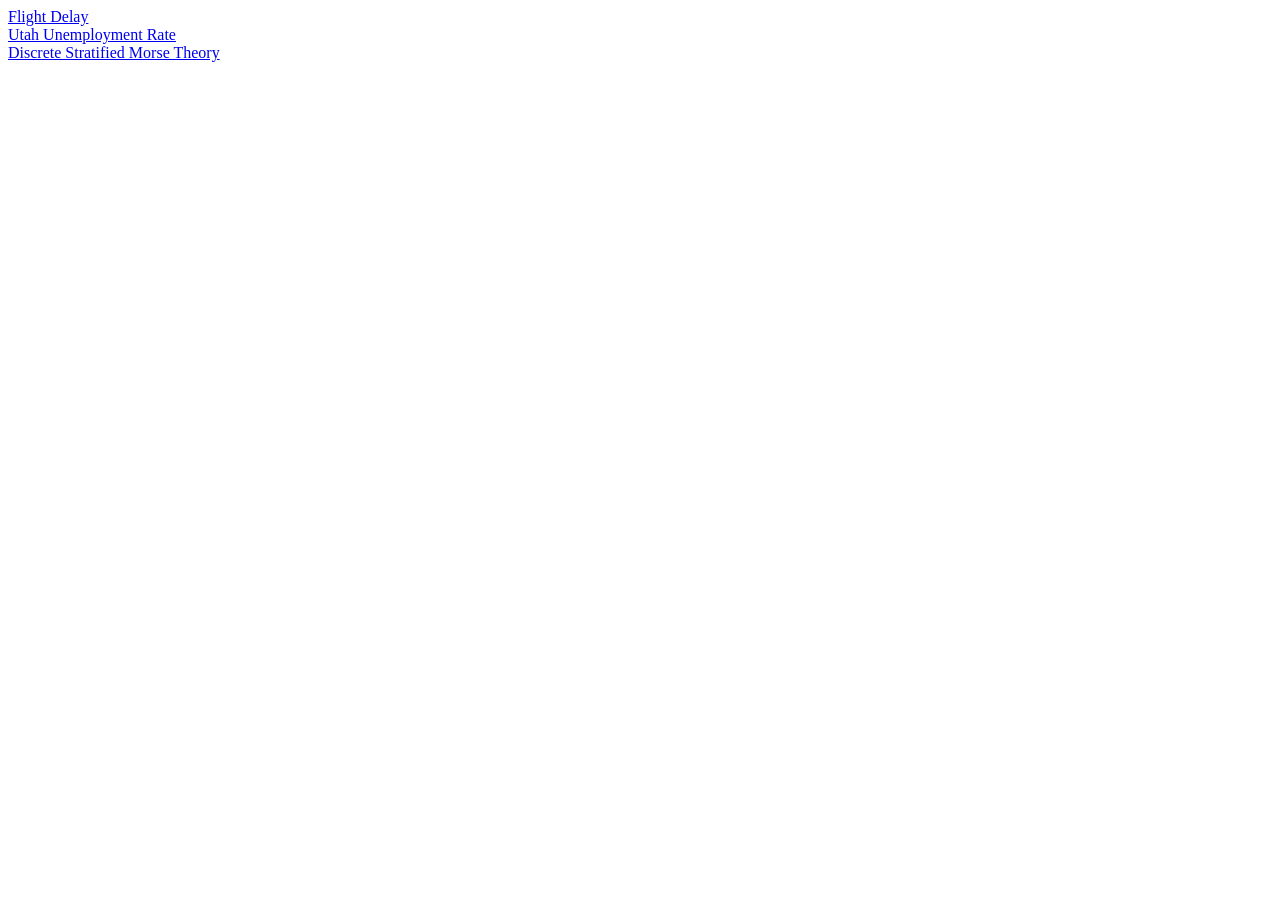
<file: index.html>
<!DOCTYPE html>
<html lang="en">
<head>
    <meta charset="utf-8">
    <meta name="viewport" content="width=device-width, initial-scale=1">
    <title>Yulong Liang</title>
</head>
<body>
<a href="flightdelay/index.html">Flight Delay</a>
<br>
<a href="utahunemp/index.html">Utah Unemployment Rate</a>
<br>
<a href="dsmt/index.html">Discrete Stratified Morse Theory</a>
</body>
</html>
</file>
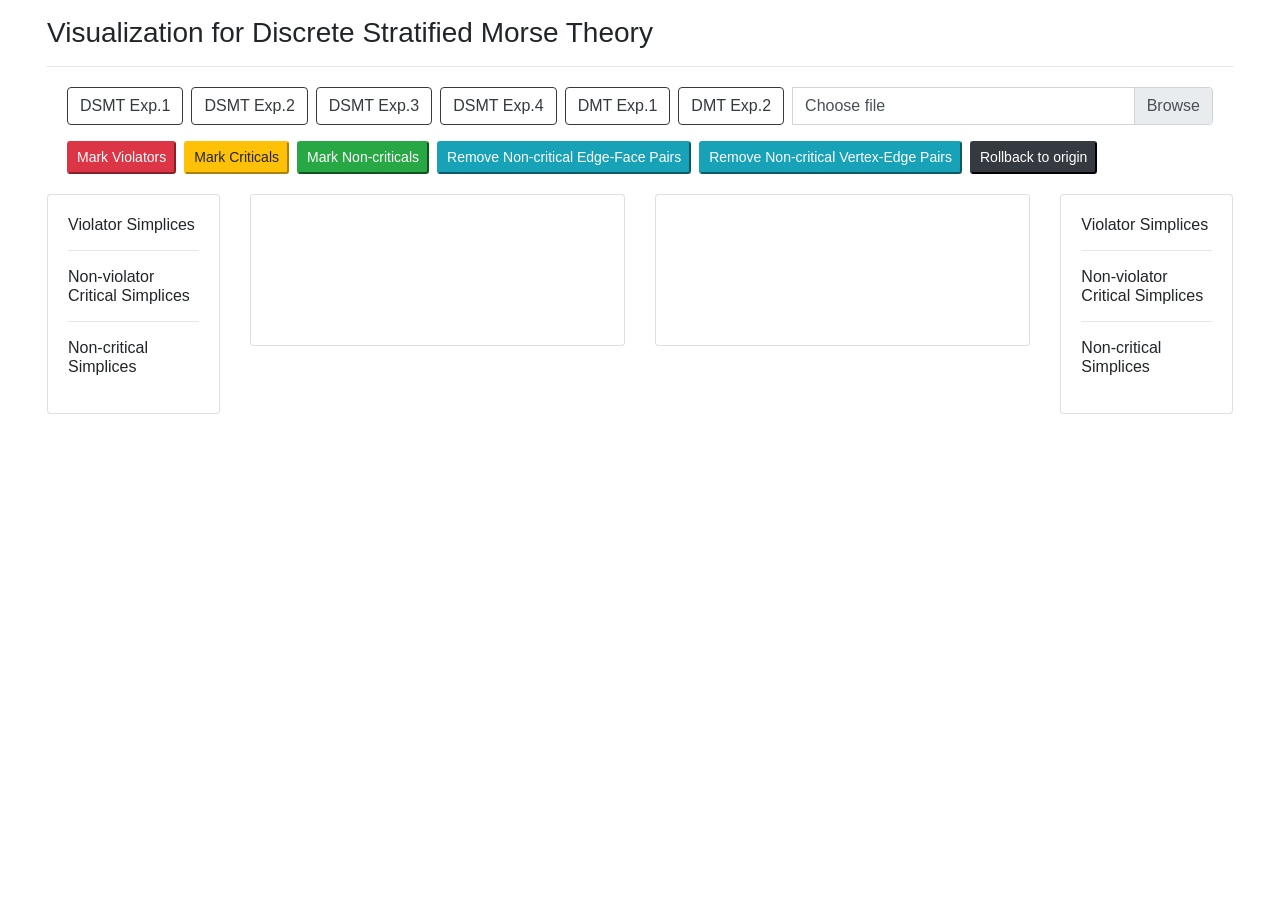
<file: dsmt/index.html>
<!DOCTYPE html>
<html lang="en">
<head>
    <meta charset="UTF-8">
    <title>Visualization of Discrete Stratified Morse Theory</title>
    <link href="css\style.css" type="text/css" rel="stylesheet">
    <link href="css\bootstrap.min.css" type="text/css" rel="stylesheet">
    <script src="script\d3.js"></script>
    <script src="script\read.js"></script>
    <script src="script\DMT.js"></script>
    <script src="script\DMT2.js"></script>
    <script src="script\script.js" async></script>
</head>
<body>
<div class="container-fluid" style="width: 95%; padding-top: 1rem">
    <h3>Visualization for Discrete Stratified Morse Theory</h3>
    <hr style="margin-bottom: 0">
    <div class="row">
        <div class="col-12">
            <div class="card-body">
                <div class="input-group input-group-sm mb-3">
                    <div class="btn-group mr-2" role="group">
                        <button type="button" class="btn btn-outline-dark dropt" onclick=exp1()>
                            DSMT Exp.1
                            <span><img src="img/dsmt1.png"></span>
                        </button>
                    </div>
                    <div class="btn-group mr-2" role="group">
                        <button type="button" class="btn btn-outline-dark dropt" onclick=exp2()>
                            DSMT Exp.2
                            <span><img src="img/dsmt2.png"></span>
                        </button>
                    </div>
                    <div class="btn-group mr-2" role="group">
                        <button type="button" class="btn btn-outline-dark dropt" onclick=exp3()>
                            DSMT Exp.3
                            <span><img src="img/dsmt3.png"></span>
                        </button>
                    </div>
                    <div class="btn-group mr-2" role="group">
                        <button type="button" class="btn btn-outline-dark dropt" onclick=exp4()>
                            DSMT Exp.4
                            <span><img src="img/dsmt4.png"></span>
                        </button>
                    </div>
                    <div class="btn-group mr-2" role="group">
                        <button type="button" class="btn btn-outline-dark dropt" onclick=exp5()>
                            DMT Exp.1
                            <span><img src="img/dmt1.png"></span>
                        </button>
                    </div>
                    <div class="btn-group mr-2" role="group">
                        <button type="button" class="btn btn-outline-dark dropt" onclick=exp6()>
                            DMT Exp.2
                            <span><img src="img/dmt2.png"></span>
                        </button>
                    </div>
                    <div class="custom-file">
                        <input type="file" class="custom-file-input" id="files">
                        <label class="custom-file-label" for="files">Choose file</label>
                    </div>
                </div>
                <!--<img src="img\dmt1.png" class="img-thumbnail">-->
                <!--<img src="img\dmt2.png" class="img-thumbnail">-->
                <div class="btn-toolbar" role="toolbar">
                    <div class="btn-group mr-2" role="group">
                        <button type="button" class="btn-sm btn-danger" onclick="markViolators()">Mark Violators
                        </button>
                    </div>
                    <div class="btn-group mr-2" role="group">
                        <button type="button" class="btn-sm btn-warning" onclick="markCriticals()">Mark Criticals
                        </button>
                    </div>
                    <div class="btn-group mr-2" role="group">
                        <button type="button" class="btn-sm btn-success" onclick="markPairs()">Mark Non-criticals
                        </button>
                    </div>
                    <div class="btn-group mr-2" role="group">
                        <button type="button" class="btn-sm btn-info" onclick="removeEFPairs()">Remove Non-critical
                            Edge-Face Pairs
                        </button>
                    </div>
                    <div class="btn-group mr-2" role="group">
                        <button type="button" class="btn-sm btn-info" onclick="removeVEPairs()">Remove Non-critical
                            Vertex-Edge Pairs
                        </button>
                    </div>
                    <div class="btn-group mr-2" role="group">
                        <button type="button" class="btn-sm btn-dark" onclick="rollback()">Rollback to origin</button>
                    </div>
                </div>
            </div>
        </div>
    </div>
    <div class="row">
        <div class="col-xl-6">
            <div class="row">
                <div class="col-md-4">
                    <div class="card">
                        <div id="table" class="card-body">
                            <h6 class="card-title">Violator Simplices</h6>
                            <ul id="violator">
                            </ul>
                            <hr>
                            <h6 class="card-title">Non-violator Critical Simplices</h6>
                            <ul id="critical">
                            </ul>
                            <hr>
                            <h6 class="card-title">Non-critical Simplices</h6>
                            <ul id="noncritical">
                            </ul>
                        </div>
                    </div>
                </div>
                <div class="col-md-8">
                    <div class="card">
                        <svg id="canvas"></svg>
                    </div>
                </div>
            </div>
        </div>
        <div class="col-xl-6">
            <div class="row">
                <div class="col-md-8">
                    <div class="card">
                        <svg id="canvas2"></svg>
                    </div>
                </div>
                <div class="col-md-4">
                    <div class="card">
                        <div id="table2" class="card-body">
                            <h6 class="card-title">Violator Simplices</h6>
                            <ul id="violator2">
                            </ul>
                            <hr>
                            <h6 class="card-title">Non-violator Critical Simplices</h6>
                            <ul id="critical2">
                            </ul>
                            <hr>
                            <h6 class="card-title">Non-critical Simplices</h6>
                            <ul id="noncritical2">
                            </ul>
                        </div>
                    </div>
                </div>
            </div>
        </div>
    </div>
</div>
</body>
</html>
</file>
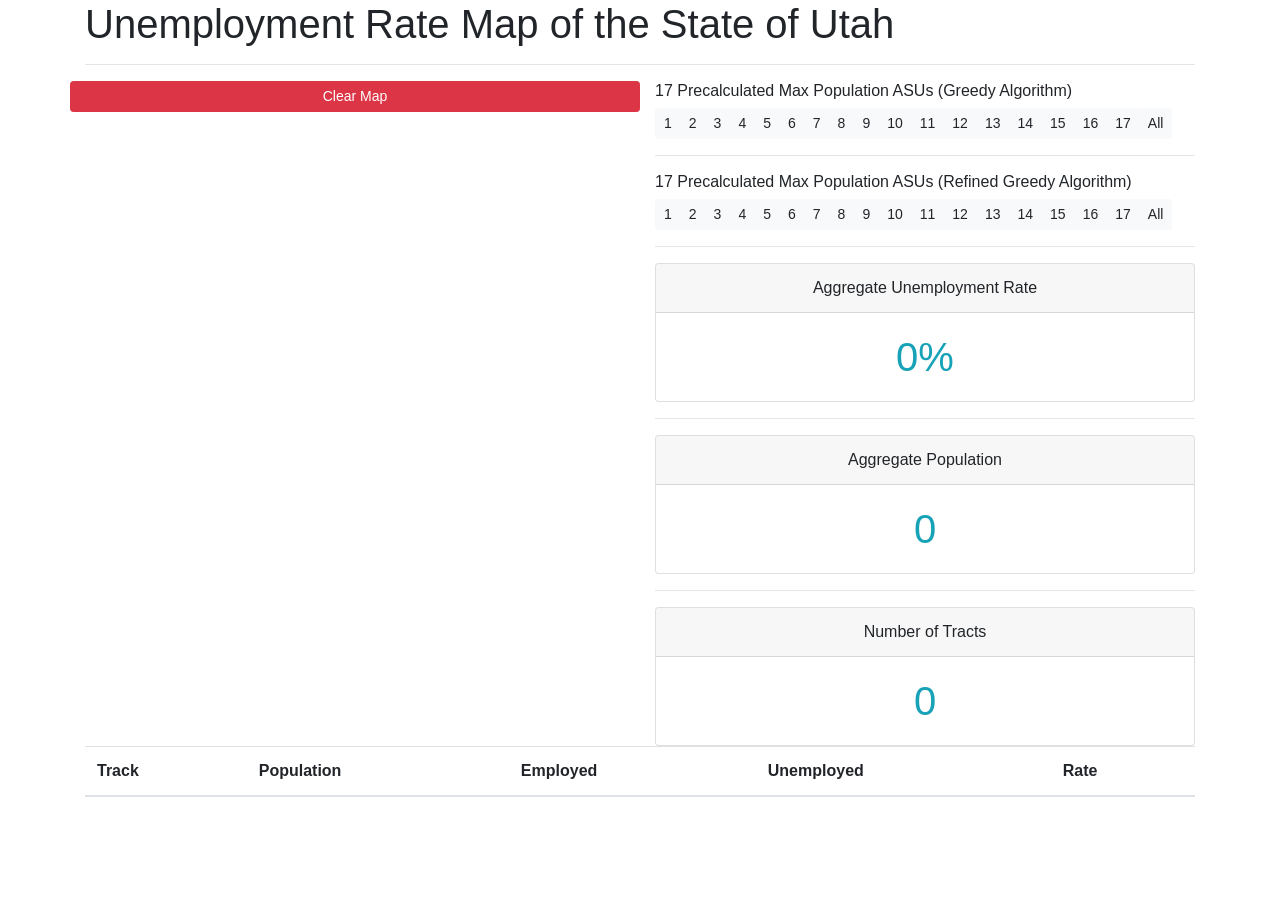
<file: utahunemp/index.html>
<!DOCTYPE html>
<html lang="en">
<head>
    <meta charset="UTF-8">
    <title>Unemployment Rate Map of the State of Utah</title>
    <script src="https://d3js.org/d3.v4.min.js"></script>
    <script src="tip.js"></script>
    <!--<script src="bootstrap.min.js"></script>-->
    <!--<script src="bootstrap.bundle.min.js"></script>-->
    <link rel="stylesheet" href="bootstrap.min.css" type="text/css">
    <style>
        .tract {
            stroke: #FFF;
        }

        .hovered {
            fill: #DDD;
        }

        .selected {
            fill: MediumSeaGreen;
        }

        .boarder {
            fill: none;
            stroke: #DDD;
            stroke-width: 2px;
        }

        .chart-tip {
            /*line-height: 1;*/
            /*font-weight: bold;*/
            font-size: 0.5rem;
            padding: 6px;
            background: rgba(0, 0, 0, 0.8);
            color: #fff;
            border-radius: 2px;
        }

        .tooltipindex {
            color: #d4d4d4;
            font-weight: bold;
        }
    </style>
</head>
<body>
<div class="container">
    <h1>Unemployment Rate Map of the State of Utah</h1>
    <hr>
    <div class="row">
        <div class="col-xl-6">
            <div class="row">
                <button type="button" class="col-xl-12 btn btn-danger btn-sm" onclick="clearmap()">Clear Map</button>
            </div>
            <svg>
                <g id="tract"></g>
            </svg>
        </div>
        <div class="col-xl-6">
            <h6>17 Precalculated Max Population ASUs (Greedy Algorithm)</h6>
            <div class="btn-group btn-group-sm mr-2" role="group" aria-label="First group">
                <button type="button" class="btn btn-light" onclick="greedy(-1)">1</button>
                <button type="button" class="btn btn-light" onclick="greedy(-2)">2</button>
                <button type="button" class="btn btn-light" onclick="greedy(-3)">3</button>
                <button type="button" class="btn btn-light" onclick="greedy(-4)">4</button>
                <button type="button" class="btn btn-light" onclick="greedy(-5)">5</button>
                <button type="button" class="btn btn-light" onclick="greedy(-6)">6</button>
                <button type="button" class="btn btn-light" onclick="greedy(-7)">7</button>
                <button type="button" class="btn btn-light" onclick="greedy(-8)">8</button>
                <button type="button" class="btn btn-light" onclick="greedy(-9)">9</button>
                <button type="button" class="btn btn-light" onclick="greedy(-10)">10</button>
                <button type="button" class="btn btn-light" onclick="greedy(-11)">11</button>
                <button type="button" class="btn btn-light" onclick="greedy(-12)">12</button>
                <button type="button" class="btn btn-light" onclick="greedy(-13)">13</button>
                <button type="button" class="btn btn-light" onclick="greedy(-14)">14</button>
                <button type="button" class="btn btn-light" onclick="greedy(-15)">15</button>
                <button type="button" class="btn btn-light" onclick="greedy(-16)">16</button>
                <button type="button" class="btn btn-light" onclick="greedy(-17)">17</button>
                <button type="button" class="btn btn-light" onclick="greedy(-100)">All</button>
            </div>
            <hr>
            <h6>17 Precalculated Max Population ASUs (Refined Greedy Algorithm)</h6>
            <div class="btn-group btn-group-sm mr-2" role="group" aria-label="First group">
                <button type="button" class="btn btn-light" onclick="greedy(1)">1</button>
                <button type="button" class="btn btn-light" onclick="greedy(2)">2</button>
                <button type="button" class="btn btn-light" onclick="greedy(3)">3</button>
                <button type="button" class="btn btn-light" onclick="greedy(4)">4</button>
                <button type="button" class="btn btn-light" onclick="greedy(5)">5</button>
                <button type="button" class="btn btn-light" onclick="greedy(6)">6</button>
                <button type="button" class="btn btn-light" onclick="greedy(7)">7</button>
                <button type="button" class="btn btn-light" onclick="greedy(8)">8</button>
                <button type="button" class="btn btn-light" onclick="greedy(9)">9</button>
                <button type="button" class="btn btn-light" onclick="greedy(10)">10</button>
                <button type="button" class="btn btn-light" onclick="greedy(11)">11</button>
                <button type="button" class="btn btn-light" onclick="greedy(12)">12</button>
                <button type="button" class="btn btn-light" onclick="greedy(13)">13</button>
                <button type="button" class="btn btn-light" onclick="greedy(14)">14</button>
                <button type="button" class="btn btn-light" onclick="greedy(15)">15</button>
                <button type="button" class="btn btn-light" onclick="greedy(16)">16</button>
                <button type="button" class="btn btn-light" onclick="greedy(17)">17</button>
                <button type="button" class="btn btn-light" onclick="greedy(100)">All</button>
            </div>
            <hr>
            <div class="card text-center">
                <div class="card-header">
                    Aggregate Unemployment Rate
                </div>
                <div class="card-body">
                    <h1 class="card-text text-info" id="rate">0%</h1>
                </div>
            </div>
            <hr>
            <div class="card text-center">
                <div class="card-header">
                    Aggregate Population
                </div>
                <div class="card-body">
                    <h1 class="card-text text-info" id="pop">0</h1>
                </div>
            </div>
            <hr>
            <div class="card text-center">
                <div class="card-header">
                    Number of Tracts
                </div>
                <div class="card-body">
                    <h1 class="card-text text-info" id="number">0</h1>
                </div>
            </div>
        </div>
    </div>
    <div class="row">
        <div class="col-xl-12 table-responsive">
            <table class="table table-hover">
                <thead>
                <tr>
                    <th>Track</th>
                    <th>Population</th>
                    <th>Employed</th>
                    <th>Unemployed</th>
                    <th>Rate</th>
                </tr>
                </thead>
                <tbody id="tablebody">
                </tbody>
            </table>
        </div>
    </div>
</div>
<script src="script.js"></script>
</body>
</html>
</file>
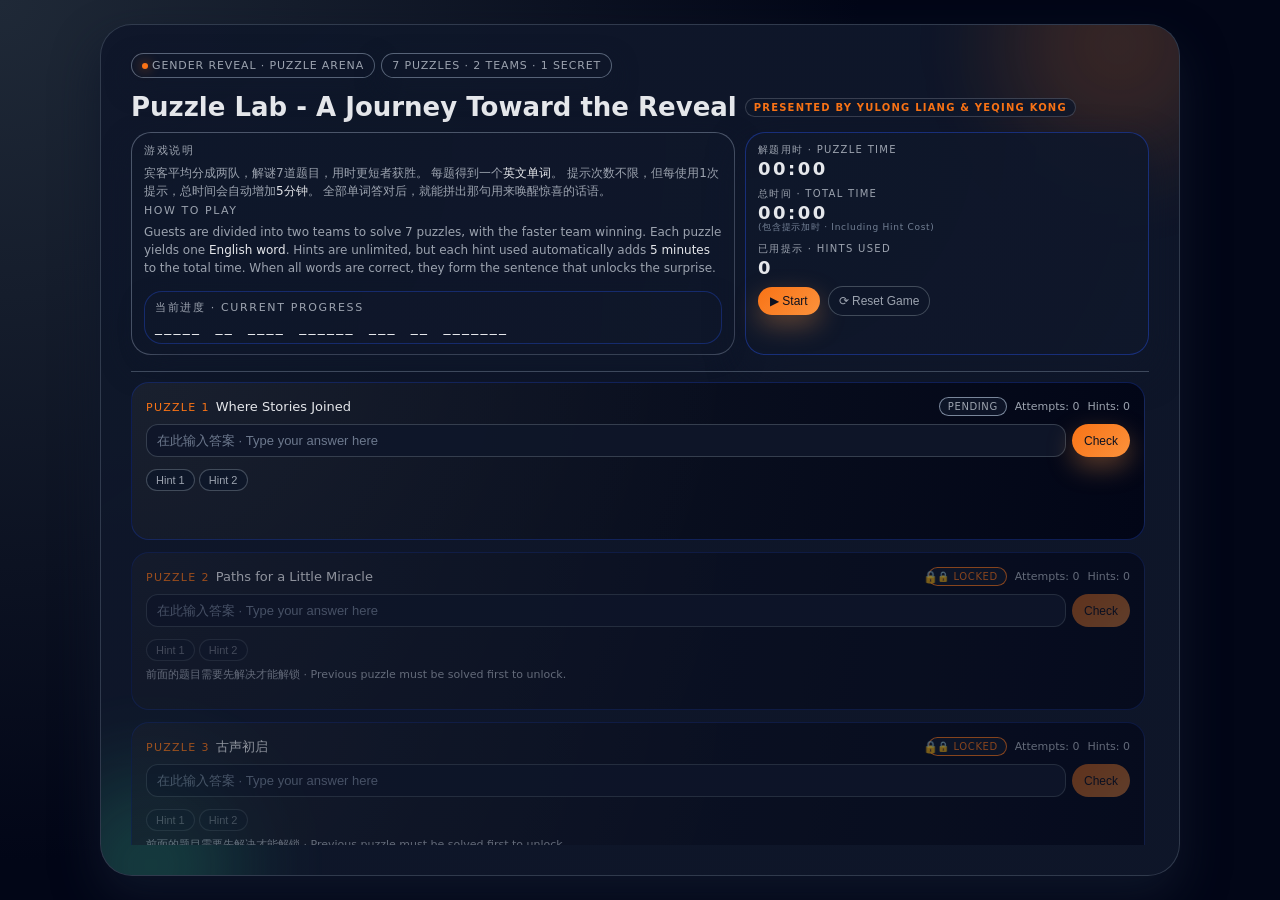
<file: GenderReveal.html>
<!DOCTYPE html>
<html lang="en">
<head>
  <meta charset="UTF-8" />
  <title>Gender Reveal Puzzle Arena</title>
  <meta name="viewport" content="width=device-width, initial-scale=1.0" />

  <style>
    :root {
      --bg: #0f172a;
      --bg-soft: #111827;
      --card: #020617;
      --accent: #f97316;
      --accent-soft: rgba(249, 115, 22, 0.16);
      --accent-strong: rgba(249, 115, 22, 0.28);
      --text: #e5e7eb;
      --text-soft: #9ca3af;
      --border: #1f2937;
      --error: #f97373;
      --success: #4ade80;
      --hint: #eab308;
      --radius-xl: 18px;
      --radius-lg: 12px;
      --shadow-soft: 0 22px 45px rgba(15, 23, 42, 0.85);
      --shadow-chip: 0 10px 25px rgba(15, 23, 42, 0.85);
      --transition-fast: 0.15s ease-out;
      --transition: 0.22s ease-out;
      --font-main: system-ui, -apple-system, BlinkMacSystemFont, "SF Pro Text",
        "Segoe UI", sans-serif;
    }

    * {
      box-sizing: border-box;
    }

    body {
      margin: 0;
      height: 100vh;
      font-family: var(--font-main);
      background:
        radial-gradient(circle at top left, #1f2937 0, #020617 55%),
        radial-gradient(circle at 120% 0, #111827 0, #020617 55%),
        #020617;
      color: var(--text);
      display: flex;
      justify-content: center;
      padding: 24px 16px;
    }

    .app-shell {
      width: 100%;
      max-width: 1080px;
      background: linear-gradient(145deg, rgba(15, 23, 42, 0.96), rgba(15, 23, 42, 0.94));
      border-radius: 32px;
      border: 1px solid rgba(148, 163, 184, 0.25);
      box-shadow: var(--shadow-soft);
      padding: 26px 24px 28px;
      position: relative;
      overflow: hidden;

      display: flex;
      flex-direction: column;
      height: 100%;
      max-height: 100%;
    }

    @media (min-width: 768px) {
      .app-shell {
        padding: 28px 30px 30px;
      }
    }

    .app-shell::before,
    .app-shell::after {
      content: "";
      position: absolute;
      border-radius: 999px;
      filter: blur(42px);
      opacity: 0.8;
      pointer-events: none;
    }

    .app-shell::before {
      width: 280px;
      height: 280px;
      background: radial-gradient(circle, var(--accent-strong), transparent);
      top: -120px;
      right: -80px;
    }

    .app-shell::after {
      width: 220px;
      height: 220px;
      background: radial-gradient(circle, rgba(52, 211, 153, 0.35), transparent);
      bottom: -100px;
      left: -60px;
    }

    header {
      position: relative;
      z-index: 1;
      display: flex;
      flex-direction: column;
      gap: 8px;
      margin-bottom: 10px;
      flex-shrink: 0;
    }

    .chip-row {
      display: flex;
      flex-wrap: wrap;
      gap: 6px;
      margin-bottom: 6px;
    }

    .chip {
      padding: 5px 10px;
      border-radius: 999px;
      font-size: 11px;
      letter-spacing: 0.08em;
      text-transform: uppercase;
      border: 1px solid rgba(148, 163, 184, 0.55);
      color: var(--text-soft);
      background: rgba(15, 23, 42, 0.85);
      box-shadow: var(--shadow-chip);
      display: inline-flex;
      align-items: center;
      gap: 4px;
    }

    .chip span.spark {
      width: 6px;
      height: 6px;
      border-radius: 999px;
      background: var(--accent);
      box-shadow: 0 0 12px rgba(249, 115, 22, 0.85);
    }

    .title-row {
      display: flex;
      flex-wrap: wrap;
      align-items: baseline;
      gap: 10px;
    }

    h1 {
      font-size: clamp(22px, 3vw, 26px);
      margin: 0;
      display: flex;
      align-items: center;
      gap: 8px;
    }

    .title-badge {
      font-size: 10px;
      text-transform: uppercase;
      padding: 3px 8px;
      border-radius: 999px;
      border: 1px solid rgba(248, 250, 252, 0.18);
      background: linear-gradient(135deg, rgba(15, 23, 42, 0.95), rgba(15, 23, 42, 0.8));
      color: var(--accent);
      letter-spacing: 0.12em;
    }

    /* 顶部两块：左说明，右控制条 */

    .top-row {
      display: flex;
      flex-wrap: wrap;
      gap: 10px;
      margin-bottom: 8px;
      flex-shrink: 0;
      position: relative;
      z-index: 1;
    }

    .intro-card {
      flex: 1 1 450px;
      min-width: 0;
      border-radius: 20px;
      border: 1px solid rgba(148, 163, 184, 0.45);
      background: radial-gradient(circle at top left, rgba(15, 23, 42, 0.96), rgba(15, 23, 42, 0.9));
      padding: 10px 12px 10px;
      box-shadow: 0 12px 28px rgba(15, 23, 42, 0.85);
      display: flex;
      flex-direction: column;
      gap: 4px;
    }

    .intro-title {
      font-size: 11px;
      text-transform: uppercase;
      letter-spacing: 0.14em;
      color: var(--text-soft);
      margin-bottom: 2px;
    }

    .intro-text {
      font-size: 12px;
      color: var(--text-soft);
      line-height: 1.5;
    }

    .intro-text strong {
      color: #e5e7eb;
      font-weight: 500;
    }

    .intro-phrase {
      margin-top: 10px;
    }

    .control-panel {
      flex: 1 1 250px;
      min-width: 0;
      position: relative;
      z-index: 1;
      border-radius: 20px;
      border: 1px solid rgba(30, 64, 175, 0.6);
      background: radial-gradient(circle at top left, rgba(15, 23, 42, 0.96), rgba(15, 23, 42, 0.9));
      padding: 10px 12px 10px;
      box-shadow: 0 16px 36px rgba(15, 23, 42, 0.9);
      display: flex;
      flex-direction: column;
      gap: 6px;
      flex-shrink: 0;
    }

    .control-subtitle {
        font-size: 9px;
        color: rgba(148, 163, 184, 0.75);
        letter-spacing: 0.08em;
        margin-top: -2px;
        line-height: 1.3;
    }

    .control-main-row {
      display: flex;
      flex-direction: column;
      align-items: stretch;
      gap: 8px;
    }

    .control-main {
      display: flex;
      flex-direction: column;
      gap: 8px;
    }

    .timer-block,
    .stats-block {
      display: flex;
      flex-direction: column;
      gap: 1px;
      width: 100%;
    }

    .control-label {
      font-size: 10px;
      letter-spacing: 0.13em;
      text-transform: uppercase;
      color: var(--text-soft);
    }

    .timer-display-main {
      font-variant-numeric: tabular-nums;
      font-size: 18px;
      font-weight: 600;
      letter-spacing: 0.14em;
    }

    .control-actions {
      display: flex;
      align-items: center;
      gap: 8px;
      flex-wrap: wrap;
      justify-content: flex-start;
    }

    .control-rules {
      font-size: 10px;
      color: rgba(148, 163, 184, 0.9);
      line-height: 1.4;
    }

    @media (max-width: 768px) {
      .control-main-row {
        align-items: flex-start;
      }
      .timer-display-main {
        font-size: 16px;
      }
    }

    button {
      border-radius: 999px;
      border: none;
      padding: 7px 12px;
      font-size: 12px;
      font-weight: 500;
      cursor: pointer;
      display: inline-flex;
      align-items: center;
      gap: 6px;
      transition: transform var(--transition-fast), box-shadow var(--transition-fast), background var(--transition-fast), color var(--transition-fast);
      white-space: nowrap;
    }

    button.primary {
      background: linear-gradient(135deg, #f97316, #fb923c);
      color: #0b1120;
      box-shadow: 0 10px 26px rgba(248, 153, 72, 0.35);
    }

    button.primary:hover {
      transform: translateY(-1px);
      box-shadow: 0 14px 32px rgba(248, 153, 72, 0.5);
    }

    button.primary:active {
      transform: translateY(0);
      box-shadow: 0 6px 16px rgba(248, 153, 72, 0.45);
    }

    button.outline {
      background: rgba(15, 23, 42, 0.96);
      color: var(--text-soft);
      border: 1px solid rgba(75, 85, 99, 0.85);
      padding-inline: 10px;
    }

    button.outline:hover {
      background: rgba(15, 23, 42, 1);
      color: #e5e7eb;
      border-color: rgba(148, 163, 184, 0.95);
      transform: translateY(-1px);
      box-shadow: 0 10px 26px rgba(15, 23, 42, 0.9);
    }

    button.small {
      padding: 4px 9px;
      font-size: 11px;
    }

    button:disabled {
      opacity: 0.6;
      cursor: not-allowed;
      transform: none;
      box-shadow: none;
    }

    /* 当前句子进度（嵌在 intro-card 里） */

    .phrase-bar {
      border-radius: 18px;
      border: 1px solid rgba(30, 64, 175, 0.5);
      background: radial-gradient(circle at top left, rgba(15, 23, 42, 0.95), rgba(15, 23, 42, 0.9));
      padding: 8px 10px;
      box-shadow: 0 10px 22px rgba(15, 23, 42, 0.7);
    }

    .phrase-label {
      font-size: 11px;
      text-transform: uppercase;
      letter-spacing: 0.15em;
      color: var(--text-soft);
      margin-bottom: 4px;
    }

    .phrase-text {
      font-size: 14px;
      font-weight: 500;
      letter-spacing: 0.16em;
      word-spacing: 0.25em;
      text-transform: uppercase;
      white-space: normal;
      word-wrap: break-word;
    }

    .phrase-text span.word {
      margin-right: 4px;
    }

    .phrase-text span.word.completed {
      color: #fbbf24;
    }

    /* 顶部分割线（固定，不随谜题滚动） */

    .top-divider {
      border-top: 1px solid rgba(148, 163, 184, 0.4);
      margin: 8px 0 10px;
      opacity: 0.9;
      flex-shrink: 0;
      position: relative;
      z-index: 1;
    }

    /* 下半部分：只滚动谜题列表 */

    .puzzle-section {
      position: relative;
      z-index: 1;
      margin-top: 0;
      flex: 1 1 auto;
      min-height: 0;
      overflow-y: auto;
      padding-right: 4px;
    }

    .puzzle-list {
      display: flex;
      flex-direction: column;
      gap: 12px;
      padding-bottom: 8px;
    }

    .puzzle-card {
      background: radial-gradient(circle at top left, var(--bg-soft), var(--card));
      border-radius: var(--radius-xl);
      border: 1px solid rgba(30, 64, 175, 0.4);
      padding: 14px 14px 12px;
      position: relative;
      overflow: hidden;
    }

    .puzzle-card::before {
      content: "";
      position: absolute;
      inset: 0;
      background: radial-gradient(circle at 0 -40%, rgba(248, 250, 252, 0.04), transparent 60%);
      opacity: 1;
      pointer-events: none;
    }

    .puzzle-header {
      display: flex;
      justify-content: space-between;
      align-items: center;
      gap: 10px;
      margin-bottom: 8px;
      position: relative;
      z-index: 1;
    }

    .puzzle-title {
      display: flex;
      align-items: baseline;
      gap: 6px;
    }

    .puzzle-label {
      font-size: 11px;
      color: var(--accent);
      text-transform: uppercase;
      letter-spacing: 0.12em;
    }

    .puzzle-name {
      font-size: 13px;
      color: #e5e7eb;
      font-weight: 500;
    }

    .puzzle-meta {
      font-size: 11px;
      color: var(--text-soft);
      display: flex;
      align-items: center;
      gap: 8px;
      flex-wrap: wrap;
      justify-content: flex-end;
    }

    .pill {
      border-radius: 999px;
      padding: 3px 8px;
      border: 1px solid rgba(55, 65, 81, 0.9);
      background: rgba(15, 23, 42, 0.9);
      font-size: 10px;
      letter-spacing: 0.06em;
      text-transform: uppercase;
    }

    .pill.solved {
      border-color: rgba(34, 197, 94, 0.85);
      color: var(--success);
    }

    .pill.pending {
      border-color: rgba(148, 163, 184, 0.8);
      color: var(--text-soft);
    }

    .word-length {
      opacity: 0.9;
    }

    .puzzle-body {
      position: relative;
      z-index: 1;
      display: flex;
      flex-direction: column;
      gap: 8px;
    }

    .puzzle-hint-text {
      font-size: 11px;
      color: var(--text-soft);
      line-height: 1.45;
      margin-bottom: 2px;
    }

    .input-row {
      display: grid;
      grid-template-columns: minmax(0, 1fr) auto;
      gap: 6px;
    }

    input[type="text"] {
      width: 100%;
      border-radius: var(--radius-lg);
      border: 1px solid rgba(55, 65, 81, 0.95);
      padding: 8px 10px;
      background: rgba(15, 23, 42, 0.95);
      color: var(--text);
      font-size: 13px;
      outline: none;
      transition: border-color var(--transition-fast), box-shadow var(--transition-fast), background var(--transition-fast), transform var(--transition-fast);
    }

    input[type="text"]::placeholder {
      color: rgba(148, 163, 184, 0.7);
    }

    input[type="text"]:focus {
      border-color: rgba(249, 115, 22, 0.9);
      box-shadow: 0 0 0 1px rgba(249, 115, 22, 0.7);
      background: rgba(12, 18, 32, 0.98);
      transform: translateY(-0.5px);
    }

    .feedback {
      min-height: 18px;
      font-size: 11px;
      margin-top: 2px;
    }

    .feedback.error {
      color: var(--error);
    }

    .feedback.success {
      color: var(--success);
    }

    .feedback.info {
      color: var(--text-soft);
    }

    .controls-row {
      display: flex;
      flex-direction: column;
      align-items: flex-start;  /* hint 按钮左对齐 */
      gap: 4px;
      margin-top: 4px;
    }

    .hint-buttons-box {
      display: flex;
      gap: 4px;
      flex-wrap: wrap;
      justify-content: flex-start; /* 明确左对齐 */
    }

    .hint-lines-block {
      margin-top: 4px;
      display: flex;
      flex-direction: column;
      gap: 2px;
    }

    .hint-line {
      font-size: 11px;
      color: var(--hint);
      display: none;
    }

    .hint-line.visible {
      display: block;
    }

    /* 新增样式：全部完成时的绿色 */
    .all-completed {
      color: #34d399;
      text-shadow: 0 0 8px rgba(52, 211, 153, 0.7);
    }

    /* 新增样式：锁定状态 */
    .pill.locked {
      border-color: rgba(249, 115, 22, 0.85);
      color: rgba(249, 115, 22, 0.85);
      background: rgba(15, 23, 42, 0.9);
      position: relative;
    }

    .pill.locked::before {
      content: "🔒";
      position: absolute;
      left: -6px;
      top: 50%;
      transform: translateY(-50%);
      font-size: 12px;
    }
  </style>
</head>
<body>
  <div class="app-shell">
    <header>
      <div class="chip-row">
        <div class="chip">
          <span class="spark"></span>
          GENDER REVEAL · PUZZLE ARENA
        </div>
        <div class="chip">
          7 PUZZLES · 2 TEAMS · 1 SECRET
        </div>
      </div>

      <div class="title-row">
        <h1>
          Puzzle Lab - A Journey Toward the Reveal
          <span class="title-badge">Presented by Yulong Liang & Yeqing Kong</span>
        </h1>
      </div>
    </header>

    <!-- 顶部两块：左介绍框 + 右控制条 -->
    <div class="top-row">
      <section class="intro-card">
        <div class="intro-title">游戏说明</div>
        <div class="intro-text">
          宾客平均分成两队，解谜7道题目，用时更短者获胜。
          每题得到一个<strong>英文单词</strong>。
          提示次数不限，但每使用1次提示，总时间会自动增加<strong>5分钟</strong>。
          全部单词答对后，就能拼出那句用来唤醒惊喜的话语。
        </div>
        <div class="intro-title">How to Play</div>
        <div class="intro-text">
          Guests are divided into two teams to solve 7 puzzles, with the faster team winning.
          Each puzzle yields one <strong>English word</strong>.
          Hints are unlimited, but each hint used automatically adds <strong>5 minutes</strong> to the total time.
          When all words are correct, they form the sentence that unlocks the surprise.
        </div>

        <!-- 当前句子进度嵌在说明卡片里 -->
        <div class="intro-phrase">
          <div class="phrase-bar">
            <div class="phrase-label">当前进度 · Current Progress</div>
            <div class="phrase-text" id="phrase-bar"></div>
          </div>
        </div>
      </section>

      <section class="control-panel">
        <div class="control-main-row">
          <div class="control-main">
            <div class="timer-block">
              <div class="control-label">解题用时 · Puzzle Time</div>
              <div class="timer-display-main" id="timer-display">00:00</div>
            </div>
            <div class="timer-block">
              <div class="control-label">总时间 · Total Time</div>
              <div class="timer-display-main" id="total-time-display">00:00</div>
              <div class="control-subtitle">(包含提示加时 · Including Hint Cost)</div>
            </div>
            <div class="stats-block">
              <div class="control-label">已用提示 · Hints Used</div>
              <div class="timer-display-main" id="hints-used-display">0</div>
            </div>
          </div>

          <div class="control-actions">
            <button class="primary" id="start-timer-btn">
              ▶ Start
            </button>
            <button class="outline" id="reset-timer-btn">
              ⟳ Reset Game
            </button>
          </div>
        </div>

        <div class="control-rules">
        </div>
      </section>
    </div>

    <!-- 固定分割线（不随谜题滚动） -->
    <div class="top-divider"></div>

    <!-- 谜题列表（滚动） -->
    <section class="puzzle-section">
      <div class="puzzle-list" id="puzzle-list"></div>
    </section>
  </div>

  <script>
    // =============================
    // 配置区：七个谜题
    // =============================

    const puzzles = [
      {
        id: "p1",
        title: "Where Stories Joined",
        expectedAnswer: "UNION",
        hints: [
          "Try looking at the characters upside down, what can you see?",
          "Once you find the correct coordinates, look it up on your favorite map app. What is the name of the lake?"
        ]
      },
      {
        id: "p2",
        title: "Paths for a Little Miracle",
        expectedAnswer: "OF",
        hints: [
          "Identify each place from the photos and locate them on the map.",
          "After locating the places, connect them as described. The shape of the route is the letter you need."
        ]
      },
      {
        id: "p3",
        title: "古声初启",
        expectedAnswer: "LOVE",
        hints: [
          "在八首诗词中，找到最符合描述的一首——《关雎》。",
          "找到最符合要求的诗词后，将其中所有的红色偏旁部首组合起来，得到一个字（繁体）。将得到的字翻译成英文。"
        ]
      },
      {
        id: "p4",
        title: "The Script of New Life",
        expectedAnswer: "BLOOMS",
        hints: [
          "Follow the direction of the strand and read the colors from 3' to 5'. Use the color map to identify each of the four DNA bases: Red → A, Blue → C, Green → G, Yellow → T. These colors represent the complementary DNA sequence. Apply base pairing (switch A with T and vice versa, switch C with G and vice versa) to convert each base into its actual partner. For example, AGTC → TCAG.",
          "Group the DNA bases into triplets (three letters per group). For each triplet (X, Y, Z), compute its value using: 16×X + 4×Y + Z + 1, where X, Y, and Z are the value of the 1st, 2nd, and 3rd DNA base in the group. The DNA bases have the following values: A = 0, C = 1, G = 2, T = 3. Use the resulting number (1–26) as the position of the letter in the alphabet to find the corresponding letter. For example: Triplet (A, C, G) → 16×0 + 4×1 + 2 + 1 = 7 → G (7th letter of the alphabet)."
        ]
      },
      {
        id: "p5",
        title: "A Moment in Time",
        expectedAnswer: "NOW",
        hints: [
          "Convert the time on each clock to Atlanta's time zone (EST). They point to the same time.",
          "Find the correct time and write it in digital format (omit leading 0s). Turn 90 degrees clockwise and see what letter you can see for each number."
        ]
      },
      {
        id: "p6",
        title: "Puzzle Suite",
        expectedAnswer: "IN",
        hints: [
          "In the first puzzle, look at a QWERTY keyboard. Each tennis ball represent a letter.",
          "In the first puzzle, use the position of each pink ball to read the letters. Form a word with the letters.",
          "In the second puzzle, each ball represent a different number according to the game rules. The number of snooker balls (red, yellow, green, brown, blue, pink, and black) is their point value. The number of the poll balls are written on the balls.",
          "In the second puzzle, use the number of the ball to get the position of the letter in the word. Put the letters into those numbered spots to find the word.",
          "In the final puzzle, take only the highlighted letters from the first two answers to extract two short words.",
          "In the final puzzle, recall your favorite office softwares from Microsoft and get the third word. Extract the highlighted letters to reveal the final answer."
        ]
      },
      {
        id: "p7",
        title: "Across Our Moments",
        expectedAnswer: "HARMONY",
        hints: [
          "Each photo contains a hidden letter. Identify all seven of them.",
          "Find all seven letters and read them in chronological order — they spell the answer."
        ]
      }
    ];

    const MIN_INTERVAL_MS = 10 * 1000;
    const HINT_PENALTY_MS = 5 * 60 * 1000;
    const STORAGE_KEY = "genderRevealPuzzleState_v3";

    const puzzleState = {};
    puzzles.forEach(p => {
      puzzleState[p.id] = {
        lastAttemptAt: 0,
        solved: false,
        attempts: 0,
        hintsUsed: 0,
        usedHints: []
      };
    });

    let timerIntervalId = null;
    let timerStartTimestamp = null;
    let elapsedBeforePause = 0;

    // =============================
    // 状态存储
    // =============================

    function saveStateToStorage() {
      const data = {
        version: 3,
        timerStartTimestamp,
        elapsedBeforePause,
        puzzleState
      };
      try {
        localStorage.setItem(STORAGE_KEY, JSON.stringify(data));
      } catch (e) {
        console.warn("Failed to save state:", e);
      }
    }

    function loadStateFromStorage() {
      try {
        const raw = localStorage.getItem(STORAGE_KEY);
        if (!raw) return;
        const data = JSON.parse(raw);
        if (!data || data.version !== 3) return;

        if (typeof data.timerStartTimestamp === "number") {
          timerStartTimestamp = data.timerStartTimestamp;
        }
        if (typeof data.elapsedBeforePause === "number") {
          elapsedBeforePause = data.elapsedBeforePause;
        }
        if (data.puzzleState) {
          for (const id of Object.keys(data.puzzleState)) {
            if (puzzleState[id]) {
              const s = data.puzzleState[id];
              puzzleState[id].lastAttemptAt = s.lastAttemptAt || 0;
              puzzleState[id].solved = !!s.solved;
              puzzleState[id].attempts = s.attempts || 0;
              puzzleState[id].hintsUsed = s.hintsUsed || 0;
              puzzleState[id].usedHints = Array.isArray(s.usedHints)
                ? s.usedHints.map(Boolean)
                : [];
            }
          }
        }
      } catch (e) {
        console.warn("Failed to load state:", e);
      }
    }

    // =============================
    // 句子进度条
    // =============================

    function renderPhraseBar() {
      const bar = document.getElementById("phrase-bar");
      if (!bar) return;
      bar.innerHTML = "";

      const allSolved = puzzles.every(p => puzzleState[p.id].solved);

      const frag = document.createDocumentFragment();
      puzzles.forEach(p => {
        const state = puzzleState[p.id];
        const span = document.createElement("span");
        span.className = "word";
        const len = p.expectedAnswer.replace(/\s+/g, "").length;
        if (state.solved) {
          span.textContent = p.expectedAnswer.toUpperCase();
          span.classList.add(allSolved ? "all-completed" : "completed");
        } else {
          span.textContent = "_".repeat(len);
        }
        frag.appendChild(span);
        frag.appendChild(document.createTextNode(" "));
      });

      bar.appendChild(frag);

      if (allSolved && timerIntervalId !== null) {
        clearInterval(timerIntervalId);
        timerIntervalId = null;
      }
    }

    // =============================
    // 谜题卡片
    // =============================

    function createPuzzleCard(puzzle, index) {
      const state = puzzleState[puzzle.id];
      const card = document.createElement("article");
      card.className = "puzzle-card";

      const isLocked = index > 0 && !puzzleState[puzzles[index - 1].id].solved;

      const header = document.createElement("div");
      header.className = "puzzle-header";

      const titleBox = document.createElement("div");
      titleBox.className = "puzzle-title";

      const label = document.createElement("div");
      label.className = "puzzle-label";
      label.textContent = `PUZZLE ${index + 1}`;

      const name = document.createElement("div");
      name.className = "puzzle-name";
      name.textContent = puzzle.title;

      titleBox.appendChild(label);
      titleBox.appendChild(name);

      const meta = document.createElement("div");
      meta.className = "puzzle-meta";

      const statusPill = document.createElement("div");
      statusPill.dataset.statusPillFor = puzzle.id;
      if (isLocked) {
        statusPill.className = "pill locked";
        statusPill.textContent = "🔒 Locked";
      } else if (state.solved) {
        statusPill.className = "pill solved";
        statusPill.textContent = "Solved";
      } else {
        statusPill.className = "pill pending";
        statusPill.textContent = "Pending";
      }

      const attemptsSpan = document.createElement("span");
      attemptsSpan.dataset.attemptsFor = puzzle.id;
      attemptsSpan.textContent = `Attempts: ${state.attempts || 0}`;

      const hintsSpan = document.createElement("span");
      hintsSpan.dataset.hintsFor = puzzle.id;
      hintsSpan.textContent = `Hints: ${state.hintsUsed || 0}`;

      meta.appendChild(statusPill);
      meta.appendChild(attemptsSpan);
      meta.appendChild(hintsSpan);

      header.appendChild(titleBox);
      header.appendChild(meta);

      const body = document.createElement("div");
      body.className = "puzzle-body";

      const inputRow = document.createElement("div");
      inputRow.className = "input-row";

      const input = document.createElement("input");
      input.type = "text";
      input.placeholder = "在此输入答案 · Type your answer here";
      input.autocomplete = "off";
      input.dataset.inputFor = puzzle.id;

      const checkBtn = document.createElement("button");
      checkBtn.className = "primary";
      checkBtn.textContent = "Check";
      checkBtn.dataset.checkFor = puzzle.id;

      inputRow.appendChild(input);
      inputRow.appendChild(checkBtn);
      body.appendChild(inputRow);

      const controlsRow = document.createElement("div");
      controlsRow.className = "controls-row";

      const hintButtonsBox = document.createElement("div");
      hintButtonsBox.className = "hint-buttons-box";

      const feedback = document.createElement("div");
      feedback.className = "feedback";
      feedback.dataset.feedbackFor = puzzle.id;
      feedback.textContent = "";

      // 为每个 hint 生成一个按钮
      for (let i = 0; i < puzzle.hints.length; i++) {
        const hb = document.createElement("button");
        hb.className = "outline small";

        if (puzzle.id === "p6") {
          const group = Math.floor(i / 2) + 1;
          const sub = (i % 2) + 1;
          hb.textContent = `Hint ${group}.${sub}`;
        } else {
          hb.textContent = `Hint ${i + 1}`;
        }

        hb.dataset.hintFor = puzzle.id;
        hb.dataset.hintIndex = String(i);

        const alreadyUsed = !!state.usedHints[i];
        // 修改这里：如果题目已锁定、hint已使用或题目已解决，则禁用按钮
        if (alreadyUsed || isLocked || state.solved) hb.disabled = true;

        hb.addEventListener("click", () => handleHintClick(puzzle.id, i));
        hintButtonsBox.appendChild(hb);
      }

      controlsRow.appendChild(hintButtonsBox);
      controlsRow.appendChild(feedback);

      const hintLinesBlock = document.createElement("div");
      hintLinesBlock.className = "hint-lines-block";

      for (let i = 0; i < puzzle.hints.length; i++) {
        const hintLine = document.createElement("div");
        hintLine.className = "hint-line";
        hintLine.dataset.hintTextFor = `${puzzle.id}-${i}`;
        if (state.usedHints[i]) {
          hintLine.textContent = puzzle.hints[i] || "";
          hintLine.classList.add("visible");
        }
        hintLinesBlock.appendChild(hintLine);
      }

      body.appendChild(controlsRow);
      body.appendChild(hintLinesBlock);

      card.appendChild(header);
      card.appendChild(body);

      // 处理锁定和已解决状态
      if (isLocked) {
        input.disabled = true;
        checkBtn.disabled = true;
        feedback.textContent = "前面的题目需要先解决才能解锁 · Previous puzzle must be solved first to unlock.";
        feedback.className = "feedback info";
        card.style.opacity = "0.6";
      } else if (state.solved) {
        input.disabled = true;
        checkBtn.disabled = true;
        feedback.textContent = "这一题已经解出来啦 · Already solved.";
        feedback.className = "feedback success";
      }

      checkBtn.addEventListener("click", () => handleCheckAnswer(puzzle.id));
      input.addEventListener("keydown", e => {
        if (e.key === "Enter") {
          e.preventDefault();
          handleCheckAnswer(puzzle.id);
        }
      });

      return card;
    }

    function renderPuzzleList() {
      const container = document.getElementById("puzzle-list");
      container.innerHTML = "";
      puzzles.forEach((p, idx) =>
        container.appendChild(createPuzzleCard(p, idx))
      );
    }

    // =============================
    // 答案校验 + 冷却
    // =============================

    function normalizeAnswer(str) {
      return str.trim().replace(/\s+/g, " ").toUpperCase();
    }

    function handleCheckAnswer(puzzleId) {
      const puzzle = puzzles.find(p => p.id === puzzleId);
      if (!puzzle) return;
      const state = puzzleState[puzzleId];
      const now = Date.now();

      const input = document.querySelector(`input[data-input-for="${puzzleId}"]`);
      const feedback = document.querySelector(
        `.feedback[data-feedback-for="${puzzleId}"]`
      );
      const statusPill = document.querySelector(
        `.pill[data-status-pill-for="${puzzleId}"]`
      );
      const attemptsSpan = document.querySelector(
        `[data-attempts-for="${puzzleId}"]`
      );

      if (!input || !feedback || !statusPill || !attemptsSpan) return;

      const raw = input.value;
      if (!raw.trim()) {
        feedback.textContent = "请先输入答案 · Please enter an answer first.";
        feedback.className = "feedback error";
        return;
      }

      if (state.solved) {
        feedback.textContent = "这一题已经解出来啦 · Already solved.";
        feedback.className = "feedback success";
        return;
      }

      const timeSinceLast = now - state.lastAttemptAt;
      if (state.lastAttemptAt !== 0 && timeSinceLast < MIN_INTERVAL_MS) {
        const waitMs = MIN_INTERVAL_MS - timeSinceLast;
        const waitSec = Math.ceil(waitMs / 1000);
        feedback.textContent =
          `请再等 ${waitSec} 秒后再尝试 · Please wait ${waitSec} more second(s) before trying again.`;
        feedback.className = "feedback error";
        return;
      }

      const normalizedInput = normalizeAnswer(raw);
      const expected = normalizeAnswer(puzzle.expectedAnswer);

      state.lastAttemptAt = now;
      state.attempts += 1;
      attemptsSpan.textContent = `Attempts: ${state.attempts}`;
      saveStateToStorage();

      if (normalizedInput === expected) {
        state.solved = true;
        feedback.textContent =
          "正确！该答案已锁定 · Correct! This answer is locked in.";
        feedback.className = "feedback success";

        statusPill.textContent = "Solved";
        statusPill.classList.remove("pending");
        statusPill.classList.add("solved");

        input.disabled = true;
        const checkBtn = document.querySelector(
          `button[data-check-for="${puzzleId}"]`
        );
        if (checkBtn) checkBtn.disabled = true;

        saveStateToStorage();
        renderPhraseBar();
        renderPuzzleList();
      } else {
        feedback.textContent =
          "暂时不对，冷却结束后再试一次 · That doesn't quite match. Try again after the cooldown.";
        feedback.className = "feedback error";
      }
    }

    // =============================
    // 提示逻辑
    // =============================

    function handleHintClick(puzzleId, hintIndex) {
      const puzzle = puzzles.find(p => p.id === puzzleId);
      if (!puzzle) return;
      const state = puzzleState[puzzleId];

      const feedback = document.querySelector(
        `.feedback[data-feedback-for="${puzzleId}"]`
      );
      const hintsSpan = document.querySelector(
        `[data-hints-for="${puzzleId}"]`
      );
      const hintLine = document.querySelector(
        `.hint-line[data-hint-text-for="${puzzleId}-${hintIndex}"]`
      );
      const hintBtn = document.querySelector(
        `button[data-hint-for="${puzzleId}"][data-hint-index="${hintIndex}"]`
      );

      if (!feedback || !hintsSpan || !hintLine || !hintBtn) return;

      if (state.usedHints[hintIndex]) {
        hintLine.classList.add("visible");
        feedback.textContent =
          "这一条提示已经用过了 · This hint has already been used for this puzzle.";
        feedback.className = "feedback info";
        return;
      }

      state.usedHints[hintIndex] = true;
      state.hintsUsed += 1;

      const text = puzzle.hints[hintIndex] || "Hint not configured.";
      hintLine.textContent = text;
      hintLine.classList.add("visible");

      hintBtn.disabled = true;
      hintsSpan.textContent = `Hints Used: ${state.hintsUsed}`;

      feedback.textContent =
        "已使用提示，总时间已增加 5 分钟 · Hint used. +5 minutes added to total time.";
      feedback.className = "feedback info";

      saveStateToStorage();
      updateTimerDisplay();
    }

    function getTotalHintsUsed() {
      return Object.values(puzzleState).reduce(
        (sum, s) => sum + (s.hintsUsed || 0),
        0
      );
    }

    // =============================
    // 计时器
    // =============================

    function formatTime(ms) {
      if (ms < 0) ms = 0;
      const totalSeconds = Math.floor(ms / 1000);
      const minutes = Math.floor(totalSeconds / 60);
      const seconds = totalSeconds % 60;
      return `${String(minutes).padStart(2, "0")}:${String(seconds).padStart(
        2,
        "0"
      )}`;
    }

    function computeBaseElapsedMs() {
      let elapsed = elapsedBeforePause;
      if (timerStartTimestamp !== null) {
        elapsed = Date.now() - timerStartTimestamp + elapsedBeforePause;
      }
      return elapsed;
    }

    function updateTimerDisplay() {
      const display = document.getElementById("timer-display");
      const totalDisplay = document.getElementById("total-time-display");
      const hintsDisplay = document.getElementById("hints-used-display");
      if (!display || !totalDisplay || !hintsDisplay) return;

      const baseElapsed = computeBaseElapsedMs();
      const totalHints = getTotalHintsUsed();
      const penaltyMs = totalHints * HINT_PENALTY_MS;
      const totalMs = baseElapsed + penaltyMs;

      display.textContent = formatTime(baseElapsed);
      totalDisplay.textContent = formatTime(totalMs);
      hintsDisplay.textContent = totalHints;
    }

    function startTimer() {
      if (timerIntervalId !== null) return;
      if (timerStartTimestamp === null) {
        timerStartTimestamp = Date.now();
        saveStateToStorage();
      }
      timerIntervalId = setInterval(updateTimerDisplay, 250);
      updateTimerDisplay();
    }

    function resetGame() {
      if (timerIntervalId !== null) {
        clearInterval(timerIntervalId);
        timerIntervalId = null;
      }
      timerStartTimestamp = null;
      elapsedBeforePause = 0;

      puzzles.forEach(p => {
        puzzleState[p.id] = {
          lastAttemptAt: 0,
          solved: false,
          attempts: 0,
          hintsUsed: 0,
          usedHints: []
        };
      });

      saveStateToStorage();
      renderPuzzleList();
      renderPhraseBar();
      updateTimerDisplay();
    }

    // =============================
    // 初始化
    // =============================

    document.addEventListener("DOMContentLoaded", () => {
      loadStateFromStorage();
      renderPuzzleList();
      renderPhraseBar();
      updateTimerDisplay();

      if (timerStartTimestamp !== null) {
        timerIntervalId = setInterval(updateTimerDisplay, 250);
      }

      const startBtn = document.getElementById("start-timer-btn");
      const resetBtn = document.getElementById("reset-timer-btn");

      if (startBtn) {
        startBtn.addEventListener("click", () => {
          startTimer();
        });
      }

      if (resetBtn) {
        resetBtn.addEventListener("click", () => {
          if (
            confirm(
              "是否重置全部谜题与计时，供下一队使用？\n\nAre you sure you want to reset all puzzles and the timer for the next team?"
            )
          ) {
            resetGame();
          }
        });
      }
    });
  </script>
</body>
</html>
</file>
